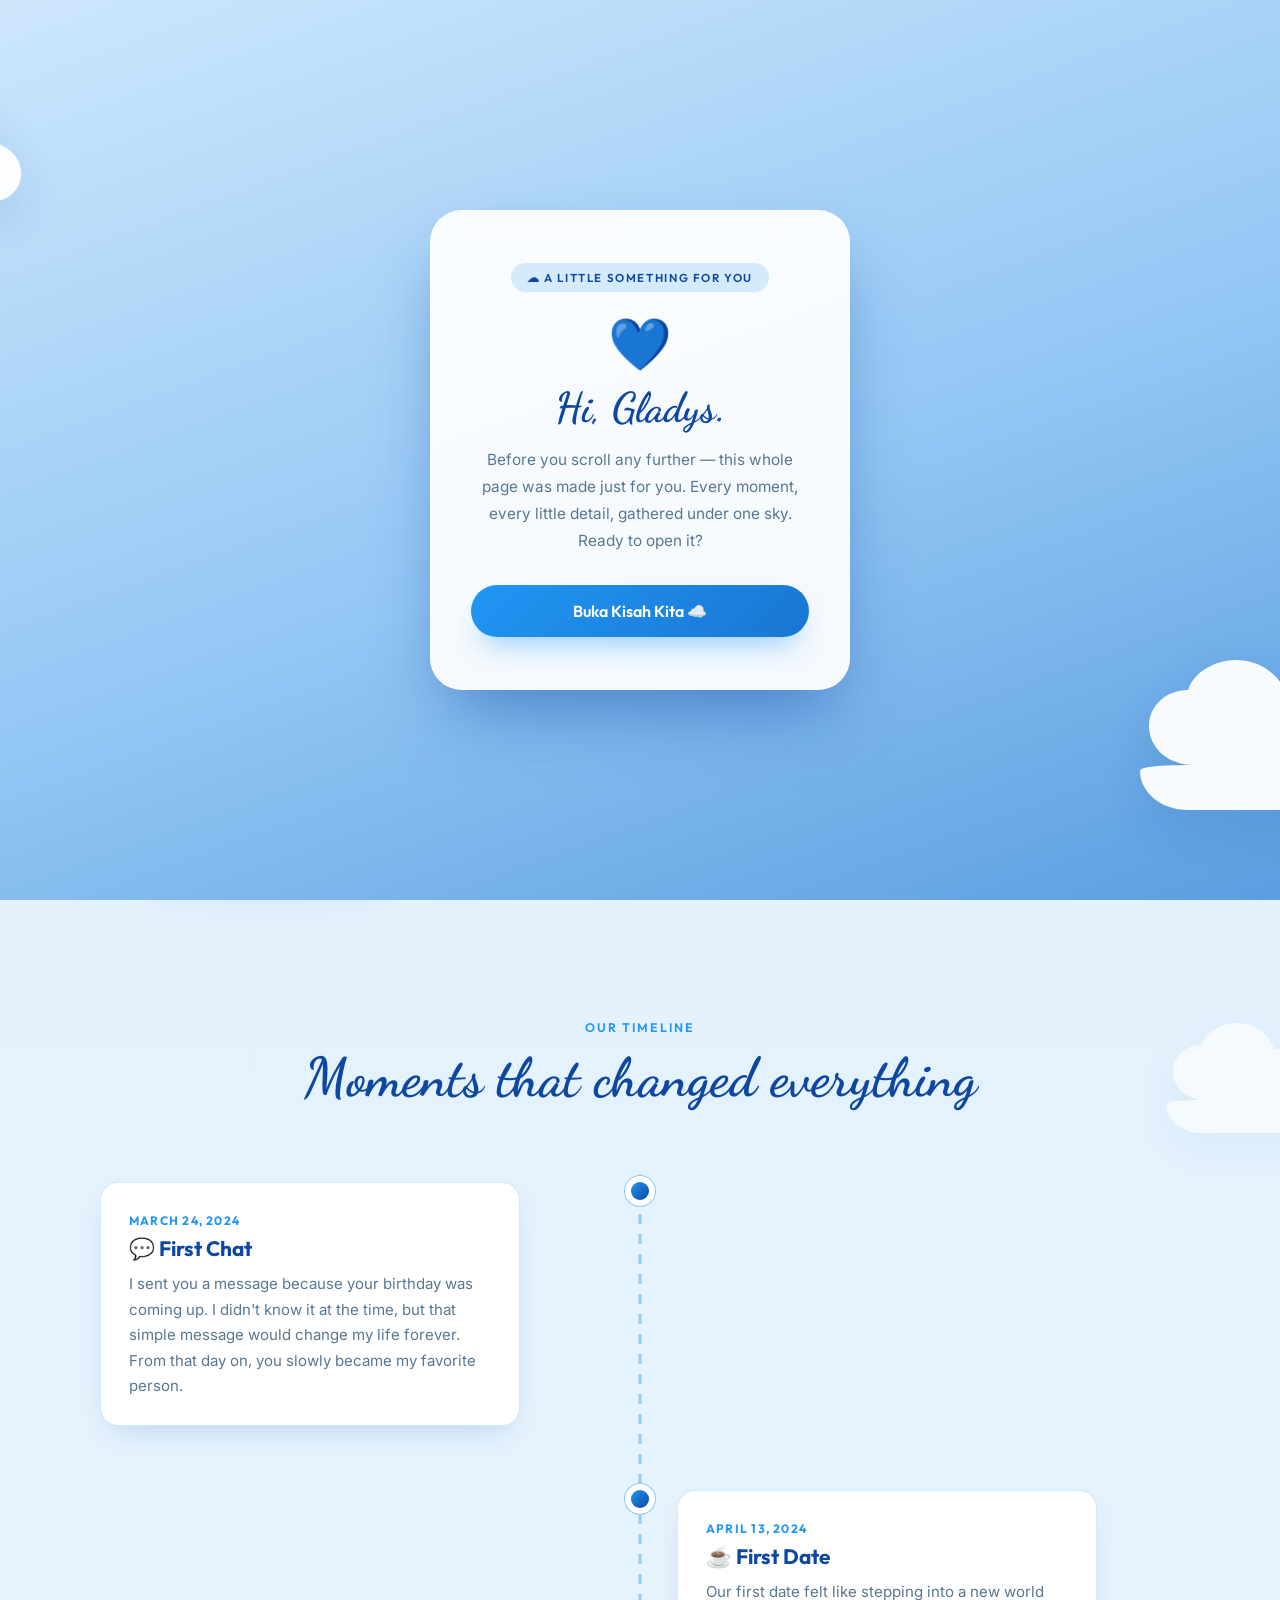
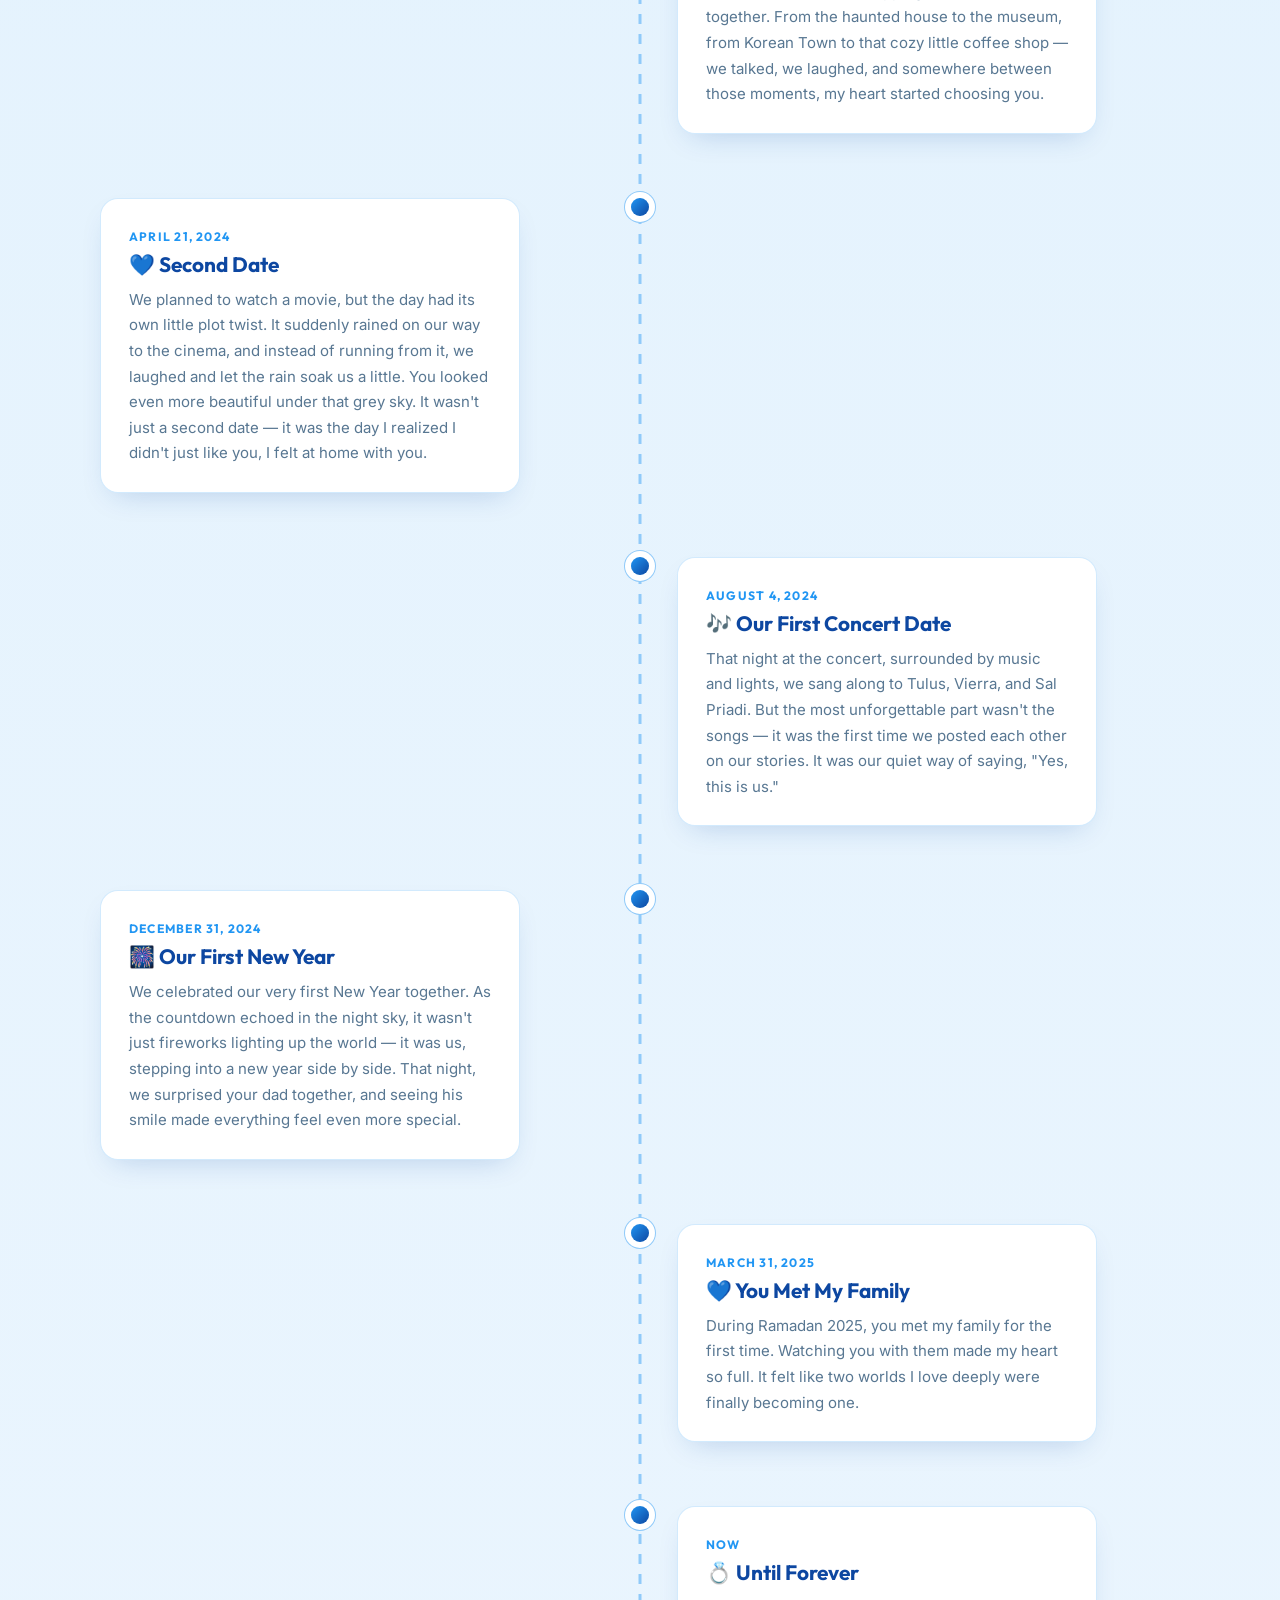
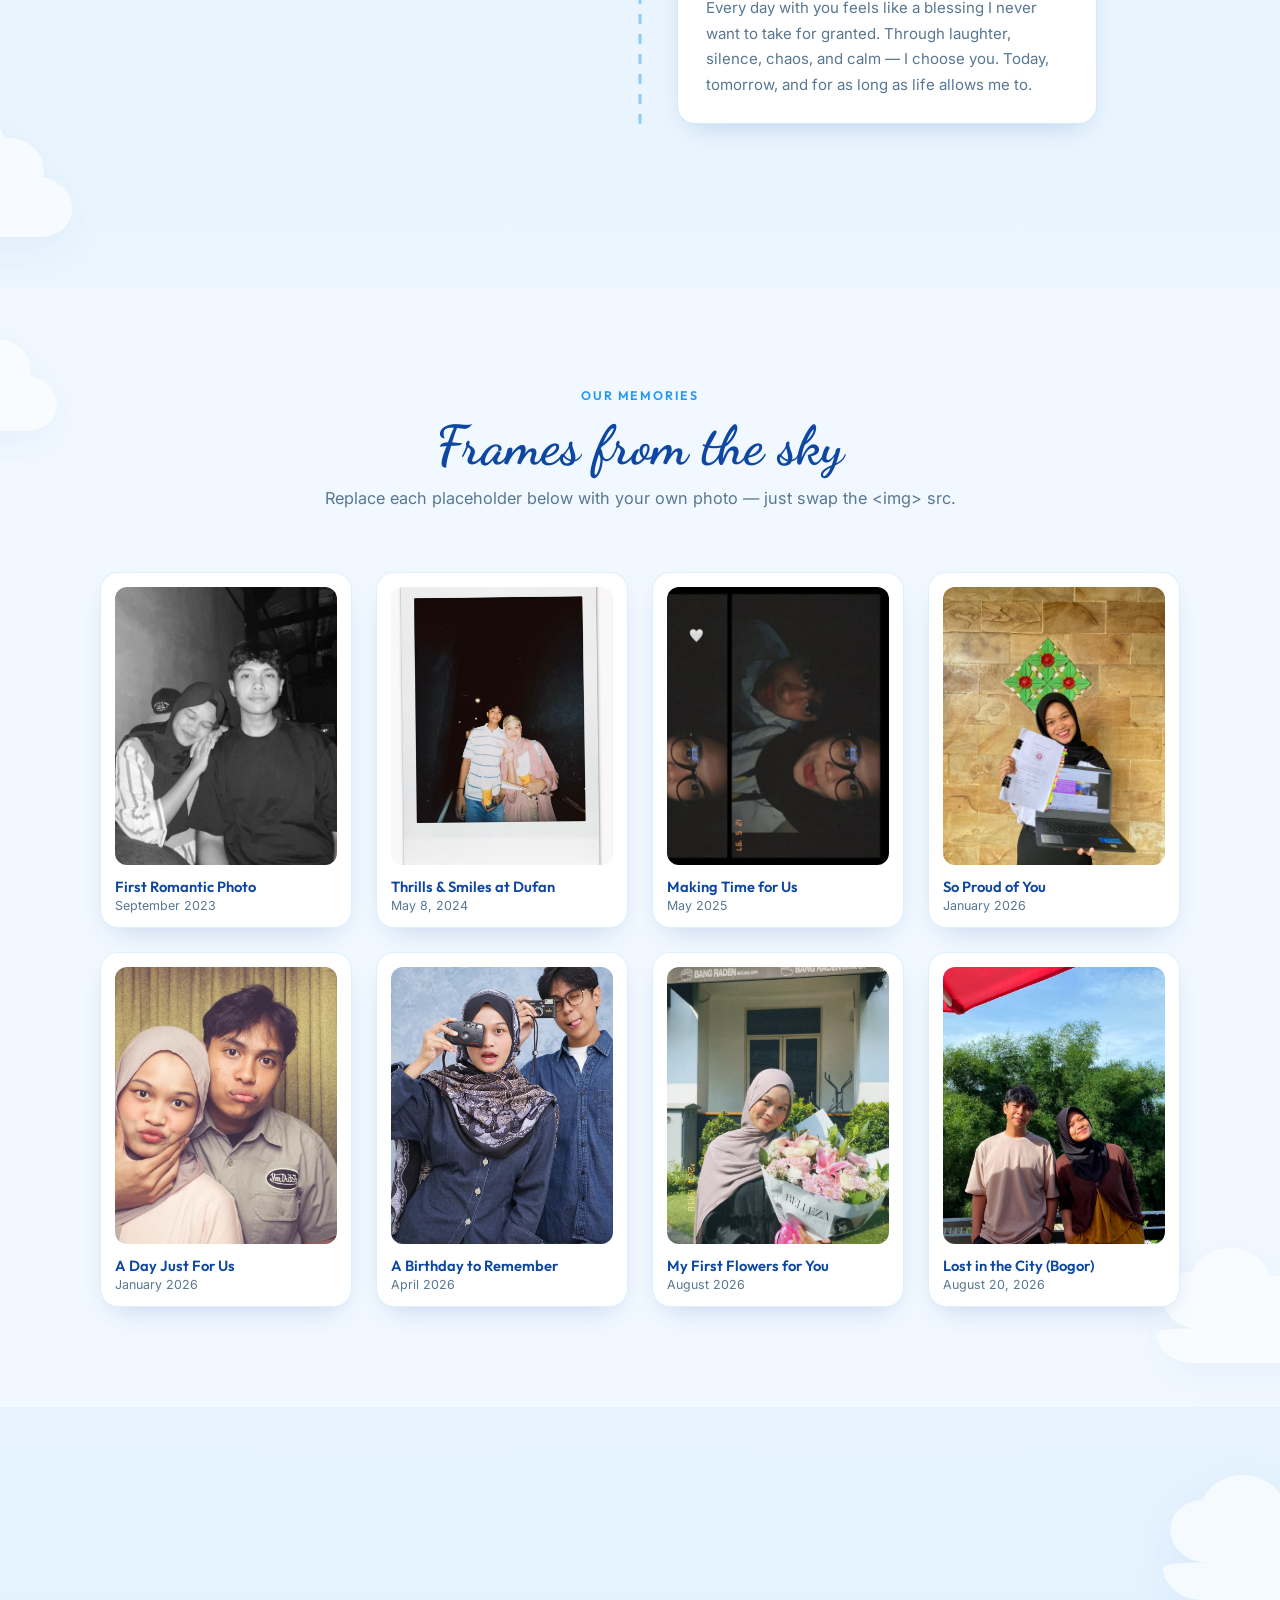
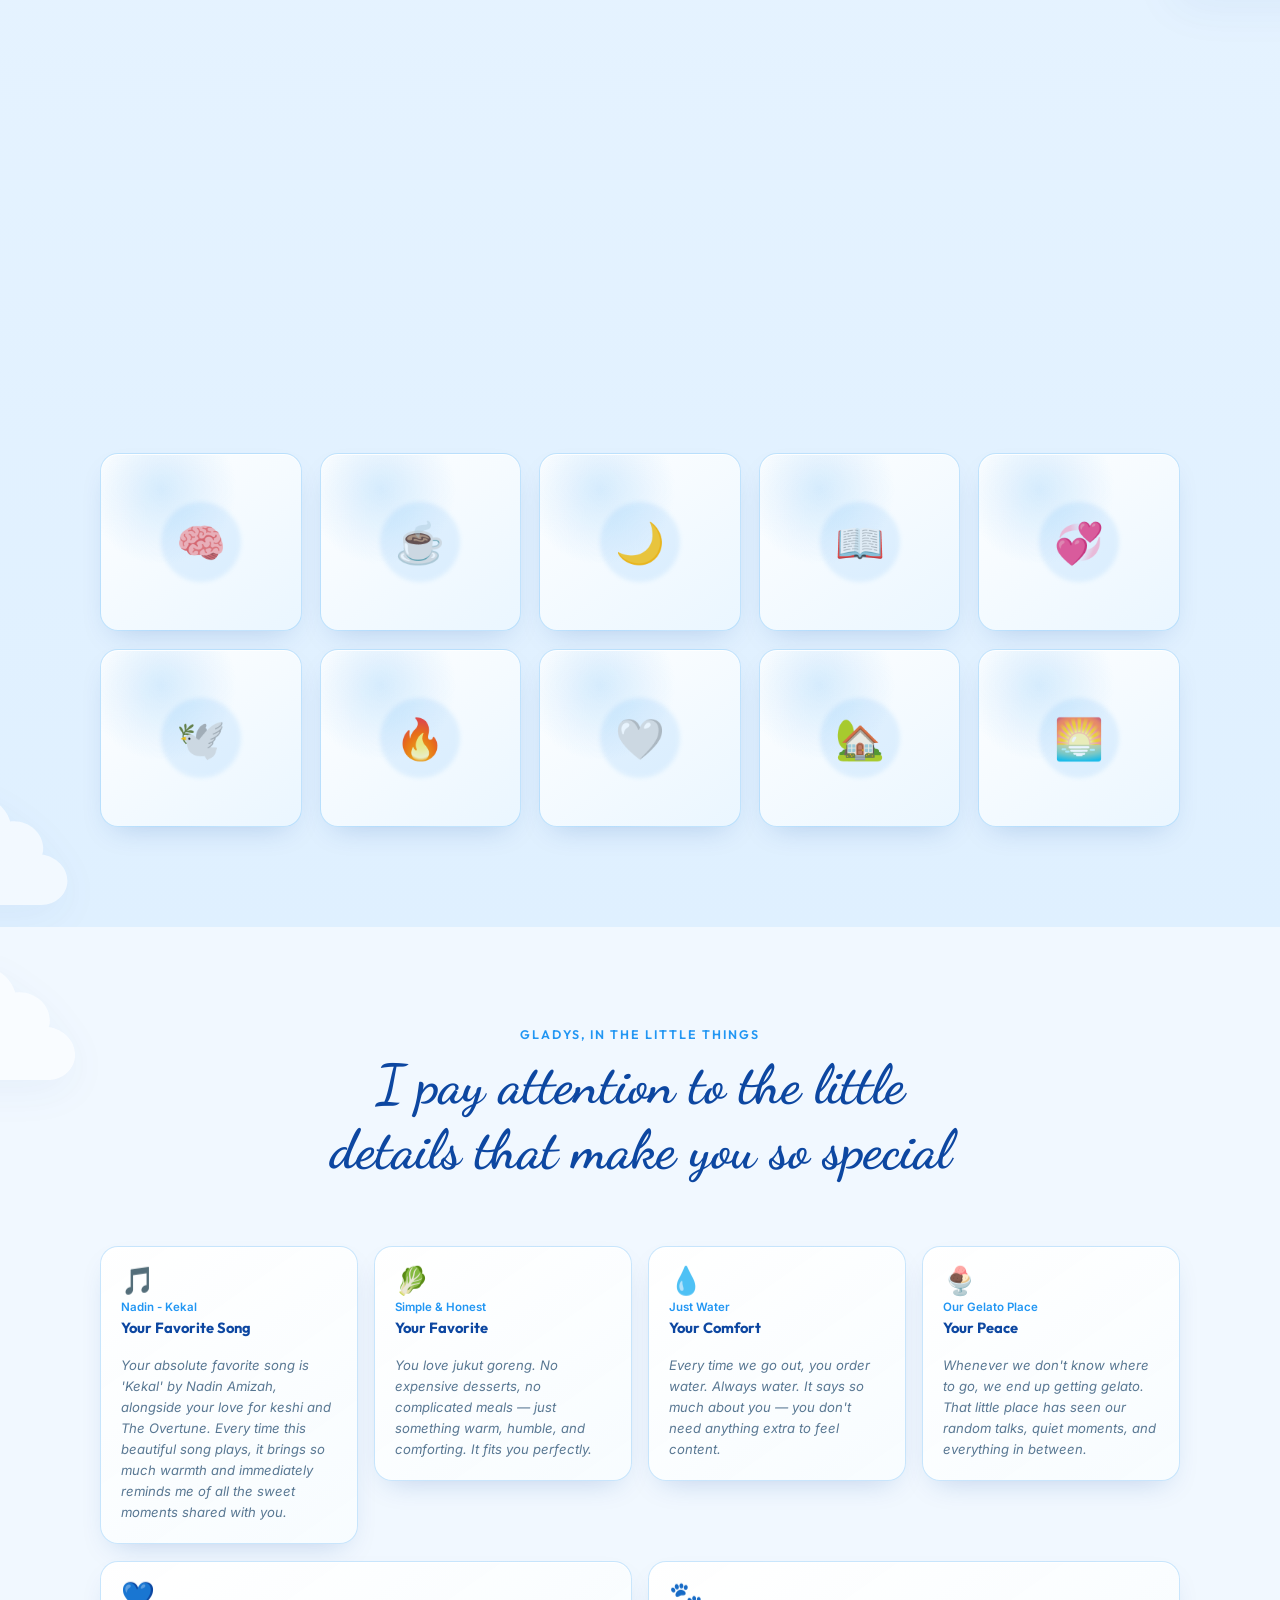
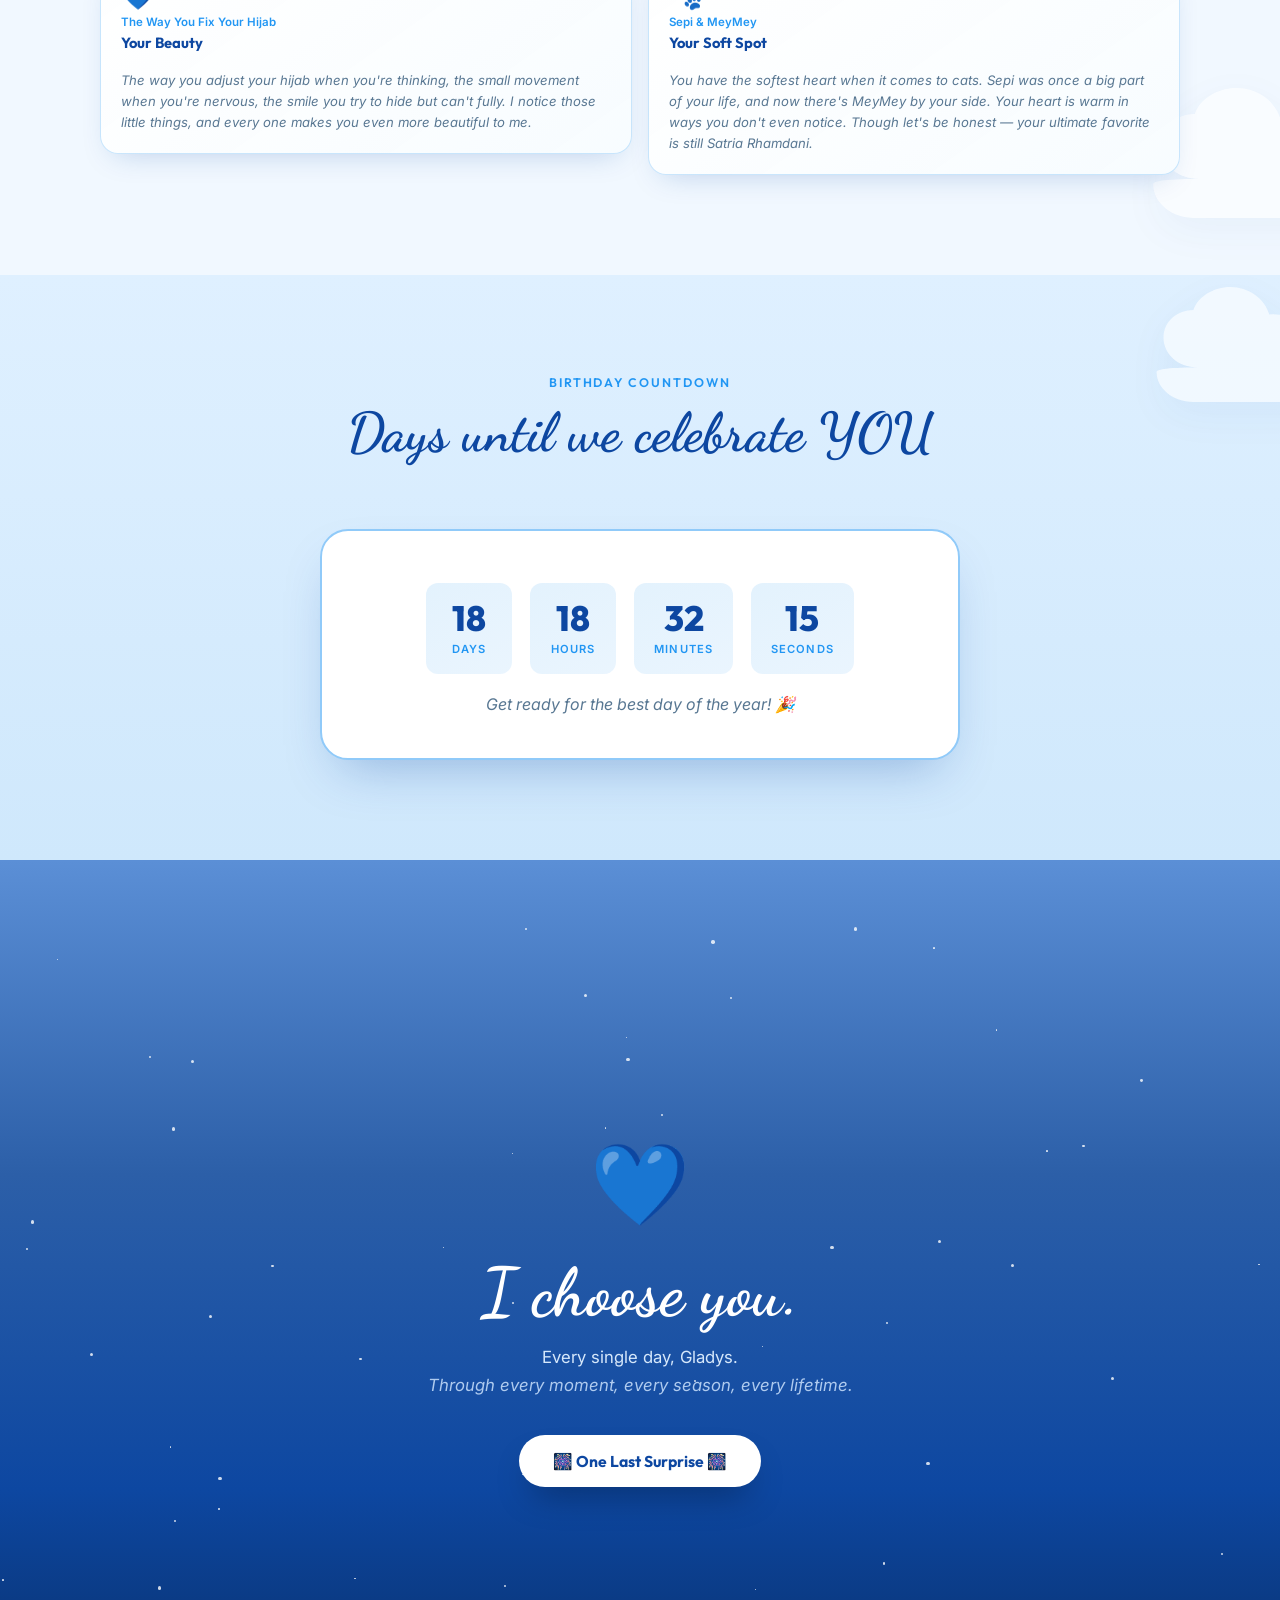
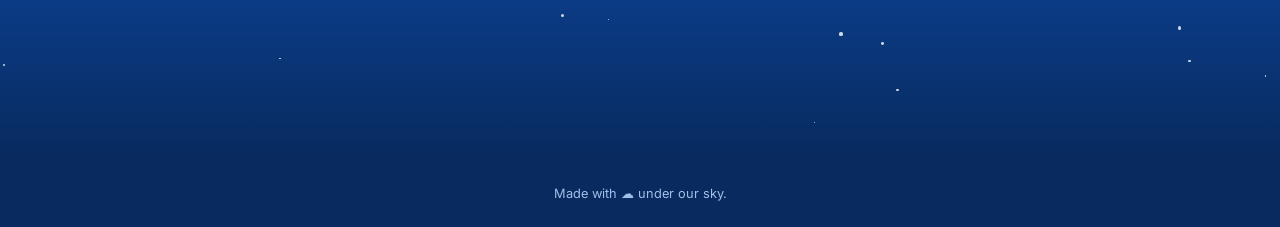
<file: preview (1).html>
<!DOCTYPE html>
<html lang="id">

<head>
  <meta charset="UTF-8">
  <meta name="viewport" content="width=device-width, initial-scale=1.0">
  <title>Emma Rosalinda Gumanti | Our Story</title>
  <link rel="preconnect" href="https://fonts.googleapis.com">
  <link rel="preconnect" href="https://fonts.gstatic.com" crossorigin>
  <link
    href="https://fonts.googleapis.com/css2?family=Dancing+Script:wght@600;700&family=Outfit:wght@400;500;600;700;800&family=Inter:wght@400;500;600&display=swap"
    rel="stylesheet">
  <style>
    :root {
      --sky-base: #E3F2FD;
      --sky-white: #FFFFFF;
      --sky-soft: #90CAF9;
      --sky-primary: #2196F3;
      --sky-deep: #0D47A1;
      --ink: #27435E;
      --ink-light: #587792;
      --radius-lg: 28px;
      --radius-md: 18px;
      --radius-sm: 12px;
      --shadow-cloud: 0 24px 52px -20px rgba(13, 71, 161, 0.34);
      --shadow-cloud-sm: 0 12px 30px -14px rgba(13, 71, 161, 0.25);
    }

    * {
      box-sizing: border-box;
      margin: 0;
      padding: 0;
    }

    html {
      scroll-behavior: smooth;
    }

    body {
      font-family: 'Inter', sans-serif;
      color: var(--ink);
      background: var(--sky-base);
      overflow-x: hidden;
    }

    body.locked {
      overflow: hidden;
      height: 100vh;
    }

    h1,
    h2,
    h3,
    .script {
      font-family: 'Dancing Script', cursive;
    }

    .label {
      font-family: 'Outfit', sans-serif;
    }

    a {
      color: inherit;
    }

    @media (prefers-reduced-motion:reduce) {
      * {
        animation-duration: 0.001ms !important;
        animation-iteration-count: 1 !important;
        transition-duration: 0.001ms !important;
      }
    }

    ::selection {
      background: var(--sky-soft);
      color: var(--sky-deep);
    }

    a:focus-visible,
    button:focus-visible {
      outline: 3px solid var(--sky-primary);
      outline-offset: 3px;
      border-radius: 8px;
    }

    .reveal {
      opacity: 0;
      transform: translateY(28px);
      transition: opacity 0.8s ease, transform 0.8s ease;
    }

    .reveal.in {
      opacity: 1;
      transform: translateY(0);
    }

    /* ---------- shared cloud decoration ---------- */
    .cloud-layer {
      position: absolute;
      inset: 0;
      overflow: hidden;
      pointer-events: none;
      z-index: 0;
    }

    .cloud {
      position: absolute;
      opacity: 0.95;
      filter: drop-shadow(0 16px 26px rgba(13, 71, 161, 0.14));
    }

    .cloud-layer--soft .cloud {
      opacity: 0.6;
      filter: drop-shadow(0 12px 22px rgba(13, 71, 161, 0.08));
    }

    @keyframes driftA {
      0% {
        transform: translateX(-5%);
      }

      50% {
        transform: translateX(4%);
      }

      100% {
        transform: translateX(-5%);
      }
    }

    @keyframes driftB {
      0% {
        transform: translateX(4%);
      }

      50% {
        transform: translateX(-5%);
      }

      100% {
        transform: translateX(4%);
      }
    }

    .cloud--a {
      animation: driftA 30s ease-in-out infinite;
    }

    .cloud--b {
      animation: driftB 38s ease-in-out infinite;
    }

    .cloud--c {
      animation: driftA 44s ease-in-out infinite reverse;
    }

    .cloud-svg {
      width: 100%;
      height: 100%;
    }

    .cloud-layer .cloud {
      will-change: transform;
    }

    .cloud-layer .cloud::after {
      content: "";
    }


    /* ---------- scroll progress bar ---------- */
    .progress-bar {
      position: fixed;
      top: 0;
      left: 0;
      height: 3px;
      width: 0%;
      background: linear-gradient(90deg, var(--sky-soft), var(--sky-primary));
      z-index: 900;
      transition: width 0.1s linear;
    }

    /* ---------- intro overlay ---------- */
    .intro-overlay {
      position: fixed;
      inset: 0;
      z-index: 1000;
      display: flex;
      align-items: center;
      justify-content: center;
      background: linear-gradient(160deg, #CDE7FC 0%, #93C7F4 55%, #5B9EE0 100%);
      padding: 24px;
      transition: opacity 0.7s ease, visibility 0.7s ease;
      overflow: hidden;
    }

    .intro-overlay.hide {
      opacity: 0;
      visibility: hidden;
      pointer-events: none;
    }

    .intro-card {
      position: relative;
      z-index: 2;
      background: rgba(255, 255, 255, 0.92);
      backdrop-filter: blur(6px);
      border-radius: 32px;
      padding: 52px 40px;
      max-width: 420px;
      width: 100%;
      text-align: center;
      box-shadow: 0 34px 70px -20px rgba(13, 71, 161, 0.55);
      border: 1px solid rgba(255, 255, 255, 0.7);
      animation: introPop 0.7s cubic-bezier(.2, .8, .3, 1.2);
    }

    @keyframes introPop {
      0% {
        transform: scale(0.85);
        opacity: 0;
      }

      100% {
        transform: scale(1);
        opacity: 1;
      }
    }

    .intro-badge {
      display: inline-block;
      font-family: 'Outfit', sans-serif;
      font-weight: 600;
      font-size: 0.72rem;
      letter-spacing: 0.14em;
      text-transform: uppercase;
      color: var(--sky-deep);
      background: rgba(144, 202, 249, 0.35);
      padding: 7px 16px;
      border-radius: 999px;
      margin-bottom: 20px;
    }

    .intro-icon {
      font-size: 3.2rem;
      margin-bottom: 8px;
      animation: bob 3s ease-in-out infinite;
    }

    .intro-title {
      font-size: 2.6rem;
      color: var(--sky-deep);
      margin-bottom: 14px;
    }

    .intro-text {
      color: var(--ink-light);
      font-size: 0.96rem;
      line-height: 1.75;
      margin-bottom: 30px;
    }

    .intro-btn {
      width: 100%;
    }

    /* ---------- music toggle ---------- */
    .music-toggle {
      position: fixed;
      bottom: 26px;
      right: 26px;
      z-index: 60;
      width: 54px;
      height: 54px;
      border-radius: 50%;
      background: linear-gradient(135deg, var(--sky-primary), var(--sky-deep));
      display: flex;
      align-items: center;
      justify-content: center;
      color: #fff;
      font-size: 1.35rem;
      cursor: pointer;
      border: none;
      box-shadow: var(--shadow-cloud);
      transition: transform 0.2s ease;
    }

    .music-toggle:hover {
      transform: scale(1.08);
    }

    .music-toggle.playing {
      animation: pulseRing 2.2s ease-in-out infinite;
    }

    @keyframes pulseRing {

      0%,
      100% {
        box-shadow: var(--shadow-cloud), 0 0 0 0 rgba(33, 150, 243, 0.5);
      }

      50% {
        box-shadow: var(--shadow-cloud), 0 0 0 12px rgba(33, 150, 243, 0);
      }
    }

    /* ================= HERO ================= */
    .hero {
      position: relative;
      min-height: 100vh;
      display: flex;
      align-items: center;
      justify-content: center;
      text-align: center;
      background: linear-gradient(180deg, #F7FCFF 0%, #E7F3FE 55%, var(--sky-base) 100%);
      overflow: hidden;
      padding: 40px 24px;
    }

    .hero-content {
      position: relative;
      z-index: 2;
      max-width: 720px;
    }

    .hero .eyebrow {
      display: inline-block;
      font-family: 'Outfit', sans-serif;
      font-weight: 600;
      font-size: 0.78rem;
      letter-spacing: 0.14em;
      text-transform: uppercase;
      color: var(--sky-deep);
      background: rgba(144, 202, 249, 0.3);
      padding: 8px 18px;
      border-radius: 999px;
      margin-bottom: 26px;
    }

    .hero h1 {
      font-size: clamp(3rem, 9vw, 5.6rem);
      font-weight: 700;
      color: var(--sky-deep);
      line-height: 1.05;
      margin-bottom: 20px;
    }

    .hero p {
      font-size: 1.2rem;
      color: var(--ink-light);
      font-weight: 400;
      letter-spacing: 0.02em;
      margin-bottom: 44px;
    }

    .btn-primary {
      border: none;
      background: linear-gradient(135deg, var(--sky-primary), #1976D2);
      color: #fff;
      font-family: 'Outfit', sans-serif;
      font-weight: 600;
      font-size: 1rem;
      padding: 16px 34px;
      border-radius: 999px;
      cursor: pointer;
      box-shadow: 0 16px 30px -12px rgba(33, 150, 243, 0.55);
      transition: transform 0.2s ease, box-shadow 0.2s ease;
    }

    .btn-primary:hover {
      transform: translateY(-3px);
      box-shadow: 0 20px 36px -12px rgba(33, 150, 243, 0.6);
    }

    .scroll-hint {
      position: absolute;
      bottom: 34px;
      left: 50%;
      transform: translateX(-50%);
      display: flex;
      flex-direction: column;
      align-items: center;
      gap: 10px;
      color: var(--sky-primary);
      font-size: 0.75rem;
      letter-spacing: 0.2em;
      text-transform: uppercase;
      font-family: 'Outfit', sans-serif;
      font-weight: 600;
      z-index: 2;
    }

    @keyframes bounceDown {

      0%,
      100% {
        transform: translateY(0);
      }

      50% {
        transform: translateY(8px);
      }
    }

    .scroll-hint svg {
      animation: bounceDown 2s ease-in-out infinite;
    }

    /* ================= SECTION SHELL ================= */
    section {
      position: relative;
      padding: 100px 24px;
      overflow: hidden;
    }

    .section-inner {
      position: relative;
      z-index: 2;
      max-width: 1080px;
      margin: 0 auto;
    }

    .section-head {
      text-align: center;
      margin-bottom: 64px;
    }

    .section-head .label {
      font-size: 0.78rem;
      font-weight: 600;
      letter-spacing: 0.16em;
      text-transform: uppercase;
      color: var(--sky-primary);
      margin-bottom: 10px;
      display: block;
    }

    .section-head h2 {
      font-size: clamp(2.4rem, 5vw, 3.4rem);
      color: var(--sky-deep);
      margin-bottom: 10px;
    }

    .little .section-head h2 {
      text-wrap: balance;
    }

    .little .section-head .label {
      animation: labelFloat 3.5s ease-in-out infinite;
    }

    @keyframes labelFloat {

      0%,
      100% {
        transform: translateY(0);
        opacity: .9;
      }

      50% {
        transform: translateY(-3px);
        opacity: 1;
      }
    }

    .section-head p {
      color: var(--ink-light);
      font-size: 1.02rem;
    }

    /* ================= TIMELINE ================= */
    .timeline {
      background: linear-gradient(180deg, var(--sky-base) 0%, #EAF5FE 100%);
    }

    .timeline-track {
      position: relative;
      padding-top: 8px;
    }

    .timeline-line {
      position: absolute;
      left: 50%;
      top: 0;
      bottom: 0;
      width: 3px;
      background: repeating-linear-gradient(180deg, var(--sky-soft) 0px, var(--sky-soft) 10px, transparent 10px, transparent 20px);
      transform: translateX(-50%);
      border-radius: 3px;
    }

    .timeline-line-fill {
      position: absolute;
      left: 50%;
      top: 0;
      width: 3px;
      height: 100%;
      background: linear-gradient(180deg, var(--sky-primary), var(--sky-deep));
      transform: translateX(-50%) scaleY(0);
      transform-origin: top;
      border-radius: 3px;
      transition: transform 0.15s linear;
      box-shadow: 0 0 14px rgba(33, 150, 243, 0.55);
    }

    .t-travel-cloud {
      position: absolute;
      left: 50%;
      font-size: 1.6rem;
      z-index: 3;
      transform: translate(-50%, -50%);
      animation: travelDown 16s linear infinite;
      filter: drop-shadow(0 4px 8px rgba(13, 71, 161, 0.3));
    }

    @keyframes travelDown {
      0% {
        top: 0%;
        opacity: 0;
      }

      5% {
        opacity: 1;
      }

      95% {
        opacity: 1;
      }

      100% {
        top: 100%;
        opacity: 0;
      }
    }

    @media (max-width:780px) {

      .timeline-line,
      .timeline-line-fill {
        left: 20px;
      }

      .t-travel-cloud {
        left: 20px;
      }
    }

    .t-item {
      display: grid;
      grid-template-columns: minmax(0, 1fr) 18px minmax(0, 1fr);
      align-items: start;
      column-gap: 28px;
      margin-bottom: 64px;
      position: relative;
    }

    .t-spacer {
      min-width: 0;
    }

    .t-card {
      width: 100%;
      max-width: 420px;
      background: var(--sky-white);
      border: 1px solid rgba(144, 202, 249, 0.4);
      border-radius: var(--radius-md);
      padding: 26px 28px;
      box-shadow: var(--shadow-cloud-sm);
    }

    .t-card.align-right {
      text-align: right;
    }

    .t-card.align-left {
      text-align: left;
    }

    .t-node {
      flex-shrink: 0;
      width: 18px;
      display: flex;
      justify-content: center;
      padding-top: 30px;
      position: relative;
      z-index: 2;
    }

    .t-dot {
      width: 18px;
      height: 18px;
      border-radius: 50%;
      background: linear-gradient(135deg, var(--sky-primary), var(--sky-deep));
      box-shadow: 0 0 0 6px #fff, 0 0 0 7px var(--sky-soft);
      transform: scale(0);
      transition: transform 0.5s cubic-bezier(.34, 1.56, .64, 1) 0.1s;
    }

    .t-item.in .t-dot {
      transform: scale(1);
    }

    .t-date {
      font-family: 'Outfit', sans-serif;
      font-size: 0.76rem;
      font-weight: 700;
      letter-spacing: 0.1em;
      text-transform: uppercase;
      color: var(--sky-primary);
    }

    .t-title {
      font-family: 'Outfit', sans-serif;
      font-size: 1.3rem;
      font-weight: 700;
      color: var(--sky-deep);
      margin: 6px 0 10px;
    }

    .t-desc {
      color: var(--ink-light);
      font-size: 0.94rem;
      line-height: 1.7;
    }

    @media (max-width:780px) {

      .timeline-line,
      .timeline-line-fill {
        left: 20px;
      }

      .t-item {
        display: block;
        padding-left: 44px;
        margin-bottom: 42px;
      }

      .t-item .t-dot {
        position: absolute;
        left: 20px;
        top: 30px;
        transform: translateX(-50%) scale(0);
        margin: 0;
      }

      .t-item.in .t-dot {
        transform: translateX(-50%) scale(1);
      }

      .t-item .t-spacer {
        display: none;
      }

      .t-card {
        max-width: 100%;
        text-align: left !important;
      }
    }

    /* ================= GALLERY ================= */
    .gallery {
      background: #F1F8FF;
    }

    .gallery-grid {
      display: grid;
      grid-template-columns: repeat(auto-fill, minmax(230px, 1fr));
      gap: 24px;
    }

    .g-card {
      background: var(--sky-white);
      border-radius: var(--radius-md);
      padding: 14px;
      box-shadow: var(--shadow-cloud-sm);
      border: 1px solid rgba(144, 202, 249, 0.3);
      transition: transform 0.25s ease, box-shadow 0.25s ease;
    }

    .g-card:hover {
      transform: translateY(-6px) rotate(-0.4deg);
      box-shadow: var(--shadow-cloud);
    }

    .g-photo {
      aspect-ratio: 4/5;
      border-radius: var(--radius-sm);
      background: linear-gradient(160deg, var(--sky-base), #D3E9FC);
      margin-bottom: 12px;
      display: flex;
      align-items: center;
      justify-content: center;
      flex-direction: column;
      gap: 8px;
      color: var(--sky-primary);
      overflow: hidden;
      position: relative;
    }

    .g-photo img {
      width: 100%;
      height: 100%;
      object-fit: cover;
      display: block;
    }

    .g-photo .ph-icon {
      opacity: 0.55;
    }

    .g-caption-title {
      font-family: 'Outfit', sans-serif;
      font-weight: 600;
      font-size: 0.92rem;
      color: var(--sky-deep);
    }

    .g-caption-date {
      font-size: 0.78rem;
      color: var(--ink-light);
      margin-top: 2px;
    }

    /* ================= REASONS (flip cards) ================= */
    .reasons {
      background: linear-gradient(180deg, #E6F3FF 0%, #DFF0FF 100%);
    }

    .reasons-grid {
      display: grid;
      grid-template-columns: repeat(5, minmax(0, 1fr));
      gap: 18px;
    }

    .flip-outer {
      height: 178px;
      perspective: 1200px;
      cursor: pointer;
      border-radius: var(--radius-md);
      animation: reasonFloat 5s ease-in-out infinite;
    }

    .flip-outer:nth-child(2n) {
      animation-delay: .45s;
    }

    .flip-outer:nth-child(3n) {
      animation-delay: .9s;
    }

    @keyframes reasonFloat {

      0%,
      100% {
        transform: translateY(0);
      }

      50% {
        transform: translateY(-4px);
      }
    }

    .flip-inner {
      position: relative;
      width: 100%;
      height: 100%;
      transition: transform 0.7s cubic-bezier(.2, .75, .2, 1);
      transform-style: preserve-3d;
    }

    .flip-outer:hover .flip-inner {
      transform: translateY(-4px);
    }

    .flip-outer.flipped .flip-inner {
      transform: rotateY(180deg);
    }

    .flip-face {
      position: absolute;
      inset: 0;
      backface-visibility: hidden;
      border-radius: var(--radius-md);
      display: flex;
      align-items: center;
      justify-content: center;
      padding: 20px;
      text-align: center;
      overflow: hidden;
    }

    .flip-front {
      background:
        radial-gradient(circle at 30% 20%, rgba(144, 202, 249, 0.35), transparent 38%),
        linear-gradient(145deg, #FFFFFF 0%, #EAF6FF 100%);
      border: 1px solid rgba(33, 150, 243, 0.25);
      box-shadow: var(--shadow-cloud-sm), inset 0 1px 0 rgba(255, 255, 255, .95);
      font-size: 2.5rem;
      transition: box-shadow .35s ease, border-color .35s ease;
    }

    .flip-front::after {
      content: "";
      position: absolute;
      width: 80px;
      height: 80px;
      border-radius: 50%;
      background: rgba(33, 150, 243, .10);
      filter: blur(2px);
      animation: cloudGlow 3.2s ease-in-out infinite;
    }

    @keyframes cloudGlow {

      0%,
      100% {
        transform: scale(.8);
        opacity: .45;
      }

      50% {
        transform: scale(1.2);
        opacity: .9;
      }
    }

    .flip-outer:hover .flip-front {
      border-color: rgba(33, 150, 243, .55);
      box-shadow: 0 18px 34px -18px rgba(13, 71, 161, .38), inset 0 1px 0 #fff;
    }

    .flip-back {
      background:
        radial-gradient(circle at 18% 15%, rgba(144, 202, 249, .32), transparent 30%),
        linear-gradient(135deg, #2196F3 0%, #1565C0 55%, #0D47A1 100%);
      color: #fff;
      transform: rotateY(180deg);
      font-family: 'Outfit', sans-serif;
      font-weight: 600;
      font-size: 0.88rem;
      line-height: 1.55;
      box-shadow: var(--shadow-cloud);
      border: 1px solid rgba(255, 255, 255, .22);
    }

    .flip-back::before {
      content: "☁";
      position: absolute;
      top: 8px;
      right: 12px;
      font-size: 2rem;
      opacity: .14;
      transform: rotate(-8deg);
    }

    @media (max-width:900px) {
      .reasons-grid {
        grid-template-columns: repeat(4, minmax(0, 1fr));
      }
    }

    @media (max-width:700px) {
      .reasons-grid {
        grid-template-columns: repeat(2, minmax(0, 1fr));
        gap: 16px;
      }

      .flip-outer {
        height: 170px;
      }
    }

    @media (max-width:420px) {
      .reasons-grid {
        grid-template-columns: 1fr;
      }

      .flip-outer {
        height: 150px;
      }
    }

    /* ================= LITTLE THINGS (bento) ================= */
    .little {
      background: #F1F8FF;
    }

    .bento {
      display: grid;
      grid-template-columns: repeat(4, minmax(0, 1fr));
      gap: 16px;
      align-items: start;
    }

    .bento-card {
      position: relative;
      isolation: isolate;
      background: linear-gradient(145deg, rgba(255, 255, 255, 0.98), rgba(247, 252, 255, 0.96));
      border: 1px solid rgba(144, 202, 249, 0.48);
      border-radius: var(--radius-md);
      padding: 20px;
      box-shadow: var(--shadow-cloud-sm), inset 0 1px 0 rgba(255, 255, 255, 0.95);
      display: flex;
      flex-direction: column;
      justify-content: flex-start;
      min-width: 0;
      min-height: 0;
      height: auto;
      align-self: start;
      overflow: hidden;
      transform: translateY(0);
      transition:
        transform 0.45s cubic-bezier(.2, .8, .2, 1),
        box-shadow 0.45s ease,
        border-color 0.35s ease,
        background 0.45s ease;
    }

    /* Soft animated glow inside every card */
    .bento-card::before {
      content: "";
      position: absolute;
      inset: -45%;
      z-index: -1;
      background: radial-gradient(circle, rgba(144, 202, 249, 0.24) 0%, rgba(144, 202, 249, 0) 58%);
      transform: translate3d(-28%, 18%, 0);
      opacity: 0;
      transition: opacity 0.5s ease, transform 0.8s ease;
      pointer-events: none;
    }

    /* Moving glass highlight */
    .bento-card::after {
      content: "";
      position: absolute;
      top: -120%;
      left: -45%;
      width: 35%;
      height: 340%;
      background: linear-gradient(90deg,
          transparent,
          rgba(255, 255, 255, 0.62),
          transparent);
      transform: rotate(20deg);
      opacity: 0;
      pointer-events: none;
    }

    .bento-card:hover {
      transform: translateY(-8px);
      border-color: rgba(33, 150, 243, 0.42);
      box-shadow: 0 22px 44px -22px rgba(13, 71, 161, 0.34), inset 0 1px 0 rgba(255, 255, 255, 1);
      background: linear-gradient(145deg, #ffffff, #F0F8FF);
    }

    .bento-card:hover::before {
      opacity: 1;
      transform: translate3d(8%, 0, 0);
    }

    .bento-card:hover::after {
      opacity: 1;
      animation: cardShine 1s ease forwards;
    }

    @keyframes cardShine {
      0% {
        left: -45%;
      }

      100% {
        left: 135%;
      }
    }

    .bento-card.in {
      animation: bentoFloatIn 0.75s cubic-bezier(.2, .8, .2, 1) both;
    }

    .bento-card:nth-child(1) {
      animation-delay: 0.04s;
    }

    .bento-card:nth-child(2) {
      animation-delay: 0.12s;
    }

    .bento-card:nth-child(3) {
      animation-delay: 0.20s;
    }

    .bento-card:nth-child(4) {
      animation-delay: 0.28s;
    }

    .bento-card:nth-child(5) {
      animation-delay: 0.36s;
    }

    .bento-card:nth-child(6) {
      animation-delay: 0.44s;
    }

    @keyframes bentoFloatIn {
      0% {
        opacity: 0;
        transform: translateY(30px) scale(0.97);
      }

      65% {
        opacity: 1;
        transform: translateY(-5px) scale(1.005);
      }

      100% {
        opacity: 1;
        transform: translateY(0) scale(1);
      }
    }

    .bento-card.wide {
      grid-column: span 2;
      grid-row: auto;
      min-height: 0;
    }

    .bento-card>div:first-child {
      flex: 0 0 auto;
    }

    .bento-icon {
      display: inline-flex;
      font-size: 1.7rem;
      line-height: 1;
      transform-origin: center;
      animation: iconBreathe 3.8s ease-in-out infinite;
    }

    .bento-card:nth-child(2) .bento-icon {
      animation-delay: .35s;
    }

    .bento-card:nth-child(3) .bento-icon {
      animation-delay: .7s;
    }

    .bento-card:nth-child(4) .bento-icon {
      animation-delay: 1.05s;
    }

    .bento-card:nth-child(5) .bento-icon {
      animation-delay: 1.4s;
    }

    .bento-card:nth-child(6) .bento-icon {
      animation-delay: 1.75s;
    }

    @keyframes iconBreathe {

      0%,
      100% {
        transform: translateY(0) rotate(0deg) scale(1);
      }

      50% {
        transform: translateY(-4px) rotate(-3deg) scale(1.06);
      }
    }

    .bento-tag {
      font-size: 0.72rem;
      color: var(--sky-primary);
      font-weight: 600;
      margin: 6px 0 2px;
    }

    .bento-title {
      position: relative;
      display: inline-block;
      font-family: 'Outfit', sans-serif;
      font-weight: 700;
      font-size: 0.92rem;
      color: var(--sky-deep);
      margin-top: 2px;
    }

    .bento-title::after {
      content: "";
      position: absolute;
      left: 0;
      bottom: -5px;
      width: 0;
      height: 2px;
      border-radius: 99px;
      background: linear-gradient(90deg, var(--sky-soft), var(--sky-primary));
      transition: width 0.4s ease;
    }

    .bento-card:hover .bento-title::after {
      width: 100%;
    }

    .bento-text {
      font-size: 0.82rem;
      color: var(--ink-light);
      line-height: 1.6;
      margin-top: 18px;
      font-style: italic;
      overflow-wrap: anywhere;
      word-break: normal;
      hyphens: auto;
      min-width: 0;
      flex: 0 0 auto;
    }

    .bento-card.wide .bento-text {
      max-width: 100%;
    }

    @media (max-width:820px) {
      .bento {
        grid-template-columns: repeat(2, minmax(0, 1fr));
        gap: 16px;
      }

      .bento-card,
      .bento-card.wide {
        grid-column: span 1;
      }
    }

    @media (max-width:560px) {
      .bento {
        grid-template-columns: 1fr;
        gap: 16px;
      }

      .bento-card,
      .bento-card.wide {
        grid-column: span 1;
        padding: 18px;
      }

      .bento-text {
        font-size: 0.84rem;
        line-height: 1.65;
      }
    }


    .little-particles {
      position: absolute;
      inset: 0;
      overflow: hidden;
      pointer-events: none;
      z-index: 1;
    }

    .little-particle {
      position: absolute;
      width: 5px;
      height: 5px;
      border-radius: 50%;
      background: rgba(33, 150, 243, 0.28);
      box-shadow: 0 0 12px rgba(33, 150, 243, 0.18);
      animation: particleDrift linear infinite;
    }

    @keyframes particleDrift {
      0% {
        transform: translate3d(0, 35px, 0) scale(.5);
        opacity: 0;
      }

      15% {
        opacity: .65;
      }

      50% {
        transform: translate3d(24px, -35px, 0) scale(1);
        opacity: .4;
      }

      85% {
        opacity: .65;
      }

      100% {
        transform: translate3d(-12px, -105px, 0) scale(.35);
        opacity: 0;
      }
    }

    /* ================= COUNTDOWN ================= */
    .countdown {
      background: linear-gradient(180deg, #DFF0FF 0%, #CFE8FC 100%);
      text-align: center;
    }

    .cd-card {
      max-width: 640px;
      margin: 0 auto;
      background: var(--sky-white);
      border: 2px solid var(--sky-soft);
      border-radius: var(--radius-lg);
      padding: 44px 32px;
      box-shadow: var(--shadow-cloud);
    }

    .cd-grid {
      display: flex;
      justify-content: center;
      gap: 18px;
      flex-wrap: wrap;
      margin-top: 8px;
    }

    .cd-unit {
      background: linear-gradient(150deg, var(--sky-base), #EAF5FE);
      border-radius: var(--radius-sm);
      padding: 18px 20px;
      min-width: 86px;
    }

    .cd-num {
      font-family: 'Outfit', sans-serif;
      font-weight: 800;
      font-size: 2.2rem;
      color: var(--sky-deep);
      line-height: 1;
    }

    .cd-unit-label {
      font-size: 0.7rem;
      letter-spacing: 0.1em;
      text-transform: uppercase;
      color: var(--sky-primary);
      font-weight: 600;
      margin-top: 6px;
    }

    /* ================= FINALE (dusk sky) ================= */
    .finale {
      min-height: 100vh;
      display: flex;
      align-items: center;
      justify-content: center;
      text-align: center;
      background: linear-gradient(180deg, #5B8FD6 0%, #2C5FA8 35%, var(--sky-deep) 70%, #082A5E 100%);
      color: #fff;
      padding: 60px 24px;
    }

    .stars {
      position: absolute;
      inset: 0;
      overflow: hidden;
      z-index: 0;
    }

    .star {
      position: absolute;
      background: #fff;
      border-radius: 50%;
      opacity: 0.8;
    }

    @keyframes twinkle {

      0%,
      100% {
        opacity: 0.25;
      }

      50% {
        opacity: 0.9;
      }
    }

    .finale-content {
      position: relative;
      z-index: 2;
      max-width: 640px;
    }

    .finale-heart {
      font-size: 5rem;
      margin-bottom: 20px;
      animation: bob 3.4s ease-in-out infinite;
    }

    @keyframes bob {

      0%,
      100% {
        transform: translateY(0);
      }

      50% {
        transform: translateY(-12px);
      }
    }

    .finale h2 {
      font-size: clamp(2.6rem, 7vw, 4.2rem);
      margin-bottom: 14px;
      color: #fff;
    }

    .finale p {
      font-size: 1.05rem;
      color: #D6E8FB;
      margin-bottom: 8px;
    }

    .finale .sub {
      font-style: italic;
      color: #AFCBEF;
      margin-bottom: 40px;
    }

    .btn-light {
      border: none;
      background: #fff;
      color: var(--sky-deep);
      font-family: 'Outfit', sans-serif;
      font-weight: 700;
      font-size: 0.98rem;
      padding: 16px 34px;
      border-radius: 999px;
      cursor: pointer;
      box-shadow: 0 18px 34px -12px rgba(0, 0, 0, 0.35);
      transition: transform 0.2s ease;
    }

    .btn-light:hover {
      transform: translateY(-3px) scale(1.03);
    }

    /* ---------- shared card polish (visual only, layout unchanged) ---------- */
    .t-card,
    .g-card,
    .bento-card,
    .flip-front,
    .cd-card {
      box-shadow: var(--shadow-cloud-sm), inset 0 1px 0 rgba(255, 255, 255, 0.9);
    }

    .t-card:hover,
    .flip-front:hover {
      box-shadow: var(--shadow-cloud), inset 0 1px 0 rgba(255, 255, 255, 0.9);
    }

    .cd-card {
      box-shadow: var(--shadow-cloud), inset 0 1px 0 rgba(255, 255, 255, 0.9);
    }

    section.hero,
    section.finale {
      box-shadow: none;
    }

    footer {
      text-align: center;
      padding: 26px;
      font-size: 0.8rem;
      color: var(--ink-light);
      background: #082A5E;
      color: #9FC0E8;
    }

    /* burst hearts */
    .burst-heart {
      position: fixed;
      z-index: 200;
      pointer-events: none;
      font-size: 1.6rem;
      animation: burstUp 1.8s ease-out forwards;
    }

    @keyframes burstUp {
      0% {
        transform: translateY(0) scale(0.6);
        opacity: 1;
      }

      100% {
        transform: translateY(-220px) scale(1.1);
        opacity: 0;
      }
    }
  </style>
</head>

<body class="locked">\n <noscript>
    <div style="padding:16px;text-align:center;background:#0D47A1;color:#fff;font-family:Arial,sans-serif;">Aktifkan
      JavaScript untuk melihat seluruh animasi dan interaksi halaman ini.</div>
  </noscript>

  <!-- ================= PROGRESS BAR ================= -->
  <div class="progress-bar" id="progressBar"></div>

  <!-- ================= INTRO OVERLAY ================= -->
  <div class="intro-overlay" id="introOverlay">
    <div class="cloud-layer" aria-hidden="true">
      <svg class="cloud cloud--a" style="top:8%; left:-14%; width:260px;" viewBox="0 0 200 100">
        <path
          d="M40 70C22 70 10 58 10 44C10 30 22 20 36 20C40 8 54 0 68 0C84 0 98 10 102 24C118 22 132 34 132 48C132 50 132 52 131 54C144 56 154 66 154 78C154 90 144 100 130 100H36C18 100 4 88 4 74C4 72 10 70 40 70Z"
          fill="#FFFFFF" />
      </svg>
      <svg class="cloud cloud--b" style="bottom:10%; right:-12%; width:300px;" viewBox="0 0 200 100">
        <path
          d="M40 70C22 70 10 58 10 44C10 30 22 20 36 20C40 8 54 0 68 0C84 0 98 10 102 24C118 22 132 34 132 48C132 50 132 52 131 54C144 56 154 66 154 78C154 90 144 100 130 100H36C18 100 4 88 4 74C4 72 10 70 40 70Z"
          fill="#FFFFFF" />
      </svg>
    </div>
    <div class="intro-card">
      <span class="intro-badge">☁ A little something for you</span>
      <div class="intro-icon">💙</div>
      <h2 class="intro-title">Hi, Gladys.</h2>
      <p class="intro-text">Before you scroll any further — this whole page was made just for you. Every moment, every
        little detail, gathered under one sky. Ready to open it?</p>
      <button class="btn-primary intro-btn" id="enterBtn" type="button">Buka Kisah Kita ☁️</button>
    </div>
  </div>

  <!-- ================= MUSIC ================= -->
  <audio id="bgAudio" loop preload="none">
    <!-- Ganti src di bawah dengan file lagu kamu sendiri, taruh filenya di folder audio/ -->
    <source src="audio/our-song.mp3" type="audio/mpeg">
  </audio>
  <button class="music-toggle" id="musicToggle" aria-label="Play or pause background music" type="button">
    <span id="musicIcon">🎵</span>
  </button>

  <!-- ================= HERO ================= -->
  <section class="hero">
    <div class="cloud-layer" aria-hidden="true">
      <svg class="cloud cloud--a" style="top:9%; left:-12%; width:300px;" viewBox="0 0 200 100">
        <path
          d="M40 70C22 70 10 58 10 44C10 30 22 20 36 20C40 8 54 0 68 0C84 0 98 10 102 24C118 22 132 34 132 48C132 50 132 52 131 54C144 56 154 66 154 78C154 90 144 100 130 100H36C18 100 4 88 4 74C4 72 10 70 40 70Z"
          fill="#FFFFFF" />
      </svg>
      <svg class="cloud cloud--b" style="top:18%; right:-10%; width:270px;" viewBox="0 0 200 100">
        <path
          d="M40 70C22 70 10 58 10 44C10 30 22 20 36 20C40 8 54 0 68 0C84 0 98 10 102 24C118 22 132 34 132 48C132 50 132 52 131 54C144 56 154 66 154 78C154 90 144 100 130 100H36C18 100 4 88 4 74C4 72 10 70 40 70Z"
          fill="#FFFFFF" />
      </svg>
      <svg class="cloud cloud--c" style="top:42%; left:62%; width:170px; opacity:0.85;" viewBox="0 0 200 100">
        <path
          d="M40 70C22 70 10 58 10 44C10 30 22 20 36 20C40 8 54 0 68 0C84 0 98 10 102 24C118 22 132 34 132 48C132 50 132 52 131 54C144 56 154 66 154 78C154 90 144 100 130 100H36C18 100 4 88 4 74C4 72 10 70 40 70Z"
          fill="#FFFFFF" />
      </svg>
      <svg class="cloud cloud--b" style="bottom:6%; left:10%; width:340px;" viewBox="0 0 200 100">
        <path
          d="M40 70C22 70 10 58 10 44C10 30 22 20 36 20C40 8 54 0 68 0C84 0 98 10 102 24C118 22 132 34 132 48C132 50 132 52 131 54C144 56 154 66 154 78C154 90 144 100 130 100H36C18 100 4 88 4 74C4 72 10 70 40 70Z"
          fill="#FFFFFF" />
      </svg>
      <svg class="cloud cloud--a" style="bottom:18%; right:4%; width:210px; opacity:0.85;" viewBox="0 0 200 100">
        <path
          d="M40 70C22 70 10 58 10 44C10 30 22 20 36 20C40 8 54 0 68 0C84 0 98 10 102 24C118 22 132 34 132 48C132 50 132 52 131 54C144 56 154 66 154 78C154 90 144 100 130 100H36C18 100 4 88 4 74C4 72 10 70 40 70Z"
          fill="#FFFFFF" />
      </svg>
    </div>
    <div class="hero-content">
      <span class="eyebrow">☁ Our little corner of the sky</span>
      <h1>Gladys Ayu Adelia</h1>
      <p>The most beautiful woman I've ever seen.</p>
      <button class="btn-primary" id="startBtn" type="button">Start Our Journey 💙</button>
    </div>
    <div class="scroll-hint">
      <span>Scroll to see our story</span>
      <svg width="20" height="20" viewBox="0 0 24 24" fill="none" stroke="currentColor" stroke-width="2.5"
        stroke-linecap="round" stroke-linejoin="round">
        <path d="M19 14l-7 7m0 0l-7-7m7 7V3" />
      </svg>
    </div>
  </section>

  <!-- ================= TIMELINE ================= -->
  <section class="timeline" id="timeline">
    <div class="cloud-layer cloud-layer--soft" aria-hidden="true">
      <svg class="cloud cloud--a" style="top:4%; right:-8%; width:220px;" viewBox="0 0 200 100">
        <path
          d="M40 70C22 70 10 58 10 44C10 30 22 20 36 20C40 8 54 0 68 0C84 0 98 10 102 24C118 22 132 34 132 48C132 50 132 52 131 54C144 56 154 66 154 78C154 90 144 100 130 100H36C18 100 4 88 4 74C4 72 10 70 40 70Z"
          fill="#FFFFFF" />
      </svg>
      <svg class="cloud cloud--b" style="bottom:2%; left:-10%; width:260px;" viewBox="0 0 200 100">
        <path
          d="M40 70C22 70 10 58 10 44C10 30 22 20 36 20C40 8 54 0 68 0C84 0 98 10 102 24C118 22 132 34 132 48C132 50 132 52 131 54C144 56 154 66 154 78C154 90 144 100 130 100H36C18 100 4 88 4 74C4 72 10 70 40 70Z"
          fill="#FFFFFF" />
      </svg>
    </div>
    <div class="section-inner">
      <div class="section-head reveal">
        <span class="label">Our Timeline</span>
        <h2>Moments that changed everything</h2>
      </div>
      <div class="timeline-track">
        <div class="timeline-line" aria-hidden="true"></div>

        <div class="t-item reveal">
          <div class="t-card">
            <span class="t-date">March 24, 2024</span>
            <h3 class="t-title">💬 First Chat</h3>
            <p class="t-desc">I sent you a message because your birthday was coming up. I didn't know it at the time,
              but that simple message would change my life forever. From that day on, you slowly became my favorite
              person.</p>
          </div>
          <div class="t-dot"></div>
          <div class="t-spacer"></div>
        </div>

        <div class="t-item reveal">
          <div class="t-spacer"></div>
          <div class="t-dot"></div>
          <div class="t-card">
            <span class="t-date">April 13, 2024</span>
            <h3 class="t-title">☕ First Date</h3>
            <p class="t-desc">Our first date felt like stepping into a new world together. From the haunted house to the
              museum, from Korean Town to that cozy little coffee shop — we talked, we laughed, and somewhere between
              those moments, my heart started choosing you.</p>
          </div>
        </div>

        <div class="t-item reveal">
          <div class="t-card">
            <span class="t-date">April 21, 2024</span>
            <h3 class="t-title">💙 Second Date</h3>
            <p class="t-desc">We planned to watch a movie, but the day had its own little plot twist. It suddenly rained
              on our way to the cinema, and instead of running from it, we laughed and let the rain soak us a little.
              You looked even more beautiful under that grey sky. It wasn't just a second date — it was the day I
              realized I didn't just like you, I felt at home with you.</p>
          </div>
          <div class="t-dot"></div>
          <div class="t-spacer"></div>
        </div>

        <div class="t-item reveal">
          <div class="t-spacer"></div>
          <div class="t-dot"></div>
          <div class="t-card">
            <span class="t-date">August 4, 2024</span>
            <h3 class="t-title">🎶 Our First Concert Date</h3>
            <p class="t-desc">That night at the concert, surrounded by music and lights, we sang along to Tulus, Vierra,
              and Sal Priadi. But the most unforgettable part wasn't the songs — it was the first time we posted each
              other on our stories. It was our quiet way of saying, "Yes, this is us."</p>
          </div>
        </div>

        <div class="t-item reveal">
          <div class="t-card">
            <span class="t-date">December 31, 2024</span>
            <h3 class="t-title">🎆 Our First New Year</h3>
            <p class="t-desc">We celebrated our very first New Year together. As the countdown echoed in the night sky,
              it wasn't just fireworks lighting up the world — it was us, stepping into a new year side by side. That
              night, we surprised your dad together, and seeing his smile made everything feel even more special.</p>
          </div>
          <div class="t-dot"></div>
          <div class="t-spacer"></div>
        </div>

        <div class="t-item reveal">
          <div class="t-spacer"></div>
          <div class="t-dot"></div>
          <div class="t-card">
            <span class="t-date">March 31, 2025</span>
            <h3 class="t-title">💙 You Met My Family</h3>
            <p class="t-desc">During Ramadan 2025, you met my family for the first time. Watching you with them made my
              heart so full. It felt like two worlds I love deeply were finally becoming one.</p>
          </div>
        </div>

        <div class="t-item reveal">
          <div class="t-spacer"></div>
          <div class="t-dot"></div>
          <div class="t-card">
            <span class="t-date">Now</span>
            <h3 class="t-title">💍 Until Forever</h3>
            <p class="t-desc">Every day with you feels like a blessing I never want to take for granted. Through
              laughter, silence, chaos, and calm — I choose you. Today, tomorrow, and for as long as life allows me to.
            </p>
          </div>
        </div>
      </div>
    </div>
  </section>

  <!-- ================= GALLERY ================= -->
  <section class="gallery" id="gallery">
    <div class="cloud-layer cloud-layer--soft" aria-hidden="true">
      <svg class="cloud cloud--a" style="top:2%; left:-10%; width:240px;" viewBox="0 0 200 100">
        <path
          d="M40 70C22 70 10 58 10 44C10 30 22 20 36 20C40 8 54 0 68 0C84 0 98 10 102 24C118 22 132 34 132 48C132 50 132 52 131 54C144 56 154 66 154 78C154 90 144 100 130 100H36C18 100 4 88 4 74C4 72 10 70 40 70Z"
          fill="#FFFFFF" />
      </svg>
      <svg class="cloud cloud--c" style="bottom:4%; right:-8%; width:230px;" viewBox="0 0 200 100">
        <path
          d="M40 70C22 70 10 58 10 44C10 30 22 20 36 20C40 8 54 0 68 0C84 0 98 10 102 24C118 22 132 34 132 48C132 50 132 52 131 54C144 56 154 66 154 78C154 90 144 100 130 100H36C18 100 4 88 4 74C4 72 10 70 40 70Z"
          fill="#FFFFFF" />
      </svg>
    </div>
    <div class="section-inner">
      <div class="section-head reveal">
        <span class="label">Our Memories</span>
        <h2>Frames from the sky</h2>
        <p>Replace each placeholder below with your own photo — just swap the &lt;img&gt; src.</p>
      </div>
      <div class="gallery-grid" id="galleryGrid"></div>
    </div>
  </section>

  <!-- ================= REASONS ================= -->
  <section class="reasons" id="reasons">
    <div class="cloud-layer cloud-layer--soft" aria-hidden="true">
      <svg class="cloud cloud--b" style="top:6%; right:-10%; width:250px;" viewBox="0 0 200 100">
        <path
          d="M40 70C22 70 10 58 10 44C10 30 22 20 36 20C40 8 54 0 68 0C84 0 98 10 102 24C118 22 132 34 132 48C132 50 132 52 131 54C144 56 154 66 154 78C154 90 144 100 130 100H36C18 100 4 88 4 74C4 72 10 70 40 70Z"
          fill="#FFFFFF" />
      </svg>
      <svg class="cloud cloud--a" style="bottom:2%; left:-8%; width:220px;" viewBox="0 0 200 100">
        <path
          d="M40 70C22 70 10 58 10 44C10 30 22 20 36 20C40 8 54 0 68 0C84 0 98 10 102 24C118 22 132 34 132 48C132 50 132 52 131 54C144 56 154 66 154 78C154 90 144 100 130 100H36C18 100 4 88 4 74C4 72 10 70 40 70Z"
          fill="#FFFFFF" />
      </svg>
    </div>
    <div class="section-inner">
      <div class="section-head reveal">
        <span class="label">Reasons I Love You</span>
        <h2>Click each cloud to reveal why</h2>
      </div>
      <div class="reasons-grid" id="reasonsGrid"></div>
    </div>
  </section>

  <!-- ================= LITTLE THINGS ================= -->
  <section class="little" id="little">
    <div class="cloud-layer cloud-layer--soft" aria-hidden="true">
      <svg class="cloud cloud--c" style="top:4%; left:-8%; width:230px;" viewBox="0 0 200 100">
        <path
          d="M40 70C22 70 10 58 10 44C10 30 22 20 36 20C40 8 54 0 68 0C84 0 98 10 102 24C118 22 132 34 132 48C132 50 132 52 131 54C144 56 154 66 154 78C154 90 144 100 130 100H36C18 100 4 88 4 74C4 72 10 70 40 70Z"
          fill="#FFFFFF" />
      </svg>
      <svg class="cloud cloud--b" style="bottom:6%; right:-10%; width:260px;" viewBox="0 0 200 100">
        <path
          d="M40 70C22 70 10 58 10 44C10 30 22 20 36 20C40 8 54 0 68 0C84 0 98 10 102 24C118 22 132 34 132 48C132 50 132 52 131 54C144 56 154 66 154 78C154 90 144 100 130 100H36C18 100 4 88 4 74C4 72 10 70 40 70Z"
          fill="#FFFFFF" />
      </svg>
    </div>
    <div class="section-inner">
      <div class="section-head reveal">
        <span class="label">Gladys, in the little things</span>
        <h2>I pay attention to the little details that make you so special</h2>
      </div>
      <div class="bento" id="bentoGrid"></div>
    </div>
  </section>

  <!-- ================= COUNTDOWN ================= -->
  <section class="countdown" id="countdown">
    <div class="cloud-layer cloud-layer--soft" aria-hidden="true">
      <svg class="cloud cloud--a" style="top:2%; right:-8%; width:230px;" viewBox="0 0 200 100">
        <path
          d="M40 70C22 70 10 58 10 44C10 30 22 20 36 20C40 8 54 0 68 0C84 0 98 10 102 24C118 22 132 34 132 48C132 50 132 52 131 54C144 56 154 66 154 78C154 90 144 100 130 100H36C18 100 4 88 4 74C4 72 10 70 40 70Z"
          fill="#FFFFFF" />
      </svg>
    </div>
    <div class="section-inner">
      <div class="section-head reveal">
        <span class="label">Birthday Countdown</span>
        <h2>Days until we celebrate YOU</h2>
      </div>
      <div class="cd-card reveal">
        <div class="cd-grid" id="cdGrid"></div>
        <p style="margin-top:20px; color:var(--ink-light); font-style:italic;">Get ready for the best day of the year!
          🎉</p>
      </div>
    </div>
  </section>

  <!-- ================= FINALE ================= -->
  <section class="finale" id="finale">
    <div class="stars" id="starsLayer" aria-hidden="true"></div>
    <div class="finale-content">
      <div class="finale-heart" id="finaleHeart">💙</div>
      <h2>I choose you.</h2>
      <p>Every single day, Gladys.</p>
      <p class="sub">Through every moment, every season, every lifetime.</p>
      <button class="btn-light" id="surpriseBtn" type="button">🎆 One Last Surprise 🎆</button>
    </div>
  </section>

  <footer>Made with ☁ under our sky.</footer>

  <script>
    (function () {
      /* ---------- CONFIG: edit these ---------- */
      const BIRTHDAY_DATE = "2026-12-24"; // <-- set her real next birthday here (YYYY-MM-DD)

      const galleryItems = [
        {
          title: "First Romantic Photo",
          date: "September 2023",
          src: "images/1.jpeg",
          description: "Saat itu, kamu sempat dipaksa oleh temanmu untuk foto berdua denganku. Aku masih ingat betapa kagetnya aku ketika kamu langsung bersedia dan bahkan menyentuh bahuku saat berfoto. Mungkin bagi kamu itu hanya sebuah foto sederhana, tapi entah kenapa, momen kecil itu terus melekat di ingatanku."
        },
        {
          title: "Thrills & Smiles at Dufan",
          date: "May 8, 2024",
          src: "images/8.jpeg",
          description: "Hari saat kita main dan jalan-jalan ke Dufan menjadi salah satu petualangan bersamamu yang paling berkesan. Di tengah serunya berbagai wahana, antrean panjang, dan rasa lelah, tawa dan senyuman bahagiamu adalah hadiah terbaik. Bersamamu, momen sesederhana apa pun berubah menjadi kenangan yang paling indah dan tak terlupakan."
        },
        {
          title: "Making Time for Us",
          date: "May 2025",
          src: "images/2.jpeg",
          description: "Ketika kita mulai sibuk dengan urusan dan pekerjaan masing-masing, waktu bersama menjadi semakin sulit untuk ditemukan. Namun, di tengah padatnya hari dan banyaknya hal yang harus diselesaikan, kita tetap berusaha meluangkan waktu untuk satu sama lain. Mungkin waktunya tidak selalu lama, tetapi setiap kesempatan untuk bersama selalu terasa berharga."
        },
        {
          title: "So Proud of You",
          date: "January 2026",
          src: "images/3.jpeg",
          description: "Hari itu kamu baru saja menyelesaikan sidang penulisan ilmiah. Aku tahu ada banyak usaha, waktu, dan rasa lelah yang kamu lalui sampai akhirnya bisa berdiri di sana dan menyelesaikannya. Melihat kamu berhasil melewati semuanya membuatku benar-benar bangga. Mungkin itu adalah pencapaianmu, tapi entah kenapa, melihatmu berhasil selalu terasa seperti sesuatu yang juga ingin aku rayakan bersamamu."
        },
        {
          title: "A Day Just For Us",
          date: "January 2026",
          src: "images/4.jpeg",
          description: "Tidak ada cerita besar di balik foto ini, hanya dua orang yang sedang menikmati waktu bersama. Dari senyum, ekspresi imut, sampai momen-momen kecil yang mungkin terlihat sederhana, semuanya tetap menjadi bagian dari cerita kita. Kadang, kebahagiaan memang sesederhana bisa tersenyum bersama orang yang kita sayang."
        },
        {
          title: "A Birthday to Remember",
          date: "April 2026",
          src: "images/5.jpeg",
          description: "Hari ulang tahunku terasa semakin spesial karena bisa merayakannya bersamamu. Di antara tawa, perayaan kecil, dan foto-foto yang kita ambil bersama, ada satu momen yang paling aku suka, saat kita berdiri berdampingan sambil memegang kamera. Mungkin terlihat seperti foto sederhana, tapi bagiku, foto itu menyimpan salah satu kenangan yang paling ingin aku ingat."
        },
        {
          title: "My First Flowers for You",
          date: "August 2026",
          src: "images/6.jpeg",
          description: "Hari itu aku memberikan bunga pertamaku kepadamu. Mungkin terlihat sederhana, tapi sebenarnya ada banyak perasaan yang ingin kusampaikan lewat bunga itu. Aku hanya ingin melihat senyummu dan membuatmu merasa sedikit lebih spesial. Dan sampai sekarang, momen ketika pertama kali memberimu bunga tetap menjadi salah satu kenangan yang paling manis untukku."
        },
        {
          title: "Lost in the City (Bogor)",
          date: "August 20, 2026",
          src: "images/7.jpeg",
          description: "Hari itu di Bogor, kenangan yang paling berbekas adalah betapa perhatiannya kamu. Saat aku sedang tidak enak badan dan sakit pada kala itu, kamu dengan penuh kasih sayang menyiapkan makanan hangat dan obat untukku. Perhatian dan kebaikan kecilmu hari itu membuatku tersadar betapa beruntungnya aku memiliki seseorang sepertimu yang selalu tulus peduli dan merawatku."
        }
      ];

      const reasons = [

        { icon: "😊", text: "Your smile brightens my darkest days." },
        { icon: "💭", text: "The way you think amazes me every single day." },
        { icon: "🤗", text: "Your hugs feel like home." },
        { icon: "😄", text: "You make me laugh at the silliest things." },
        { icon: "🎵", text: "Your voice is my favorite sound." },
        { icon: "👀", text: "The way you look at me with those eyes..." },
        { icon: "💪", text: "You inspire me to be better." },
        { icon: "🌟", text: "You make me feel like I'm special." },
        { icon: "🎨", text: "You're a masterpiece I could admire forever." },
        { icon: "🏃‍♀️", text: "Adventures with you are pure magic." },
        { icon: "🧠", text: "The way you explain things when you're excited is my favorite kind of chaos." },
        { icon: "☕", text: "Even doing nothing with you feels like the best part of my day." },
        { icon: "🌙", text: "Late night talks with you feel safer than silence." },
        { icon: "📖", text: "Every story you tell makes me want to know you deeper." },
        { icon: "💞", text: "You love quietly, but when you do, it's wholehearted." },
        { icon: "🕊️", text: "You bring calm into my loud world." },
        { icon: "🔥", text: "You're stronger than you think, and I admire that about you." },
        { icon: "🤍", text: "You choose kindness, even when it's hard." },
        { icon: "🏡", text: "With you, I don't just feel loved — I feel home." },
        { icon: "🌅", text: "You make ordinary days feel like something worth remembering." },

      ];

      const bento = [
        { icon: "🎵", tag: "Nadin - Kekal", title: "Your Favorite Song", text: "Your absolute favorite song is 'Kekal' by Nadin Amizah, alongside your love for keshi and The Overtune. Every time this beautiful song plays, it brings so much warmth and immediately reminds me of all the sweet moments shared with you.", wide: false },
        { icon: "🥬", tag: "Simple & Honest", title: "Your Favorite", text: "You love jukut goreng. No expensive desserts, no complicated meals — just something warm, humble, and comforting. It fits you perfectly.", wide: false },
        { icon: "💧", tag: "Just Water", title: "Your Comfort", text: "Every time we go out, you order water. Always water. It says so much about you — you don't need anything extra to feel content.", wide: false },
        { icon: "🍨", tag: "Our Gelato Place", title: "Your Peace", text: "Whenever we don't know where to go, we end up getting gelato. That little place has seen our random talks, quiet moments, and everything in between.", wide: false },
        { icon: "💙", tag: "The Way You Fix Your Hijab", title: "Your Beauty", text: "The way you adjust your hijab when you're thinking, the small movement when you're nervous, the smile you try to hide but can't fully. I notice those little things, and every one makes you even more beautiful to me.", wide: true },
        { icon: "🐾", tag: "Sepi & MeyMey", title: "Your Soft Spot", text: "You have the softest heart when it comes to cats. Sepi was once a big part of your life, and now there's MeyMey by your side. Your heart is warm in ways you don't even notice. Though let's be honest — your ultimate favorite is still Satria Rhamdani.", wide: true }
      ];

      /* ---------- render gallery ---------- */
      const galleryGrid = document.getElementById('galleryGrid');
      galleryItems.forEach(item => {
        const card = document.createElement('div');
        card.className = 'g-card reveal';
        card.innerHTML = `
      <div class="g-photo">
        <img src="${item.src}" alt="${item.title}" loading="lazy"
             onerror="this.style.display='none'; this.parentElement.innerHTML+='<svg class=&quot;ph-icon&quot; width=&quot;40&quot; height=&quot;40&quot; viewBox=&quot;0 0 24 24&quot; fill=&quot;none&quot; stroke=&quot;currentColor&quot; stroke-width=&quot;1.5&quot;><rect x=&quot;3&quot; y=&quot;5&quot; width=&quot;18&quot; height=&quot;14&quot; rx=&quot;2&quot;/><circle cx=&quot;8.5&quot; cy=&quot;10&quot; r=&quot;1.5&quot;/><path d=&quot;M21 15l-5-5L5 19&quot;/></svg><span style=&quot;font-size:0.7rem;opacity:0.7;&quot;>Add your photo here</span>'">
      </div>
      <div class="g-caption-title">${item.title}</div>
      <div class="g-caption-date">${item.date}</div>`;
        galleryGrid.appendChild(card);
      });

      /* ---------- render reasons ---------- */
      const reasonsGrid = document.getElementById('reasonsGrid');
      reasons.forEach(r => {
        const outer = document.createElement('div');
        outer.className = 'flip-outer reveal';
        outer.tabIndex = 0;
        outer.setAttribute('role', 'button');
        outer.innerHTML = `
      <div class="flip-inner">
        <div class="flip-face flip-front">${r.icon}</div>
        <div class="flip-face flip-back">${r.text}</div>
      </div>`;
        const toggle = () => outer.classList.toggle('flipped');
        outer.addEventListener('click', toggle);
        outer.addEventListener('keydown', e => { if (e.key === 'Enter' || e.key === ' ') { e.preventDefault(); toggle(); } });
        reasonsGrid.appendChild(outer);
      });

      /* ---------- render bento ---------- */
      const bentoGrid = document.getElementById('bentoGrid');
      bento.forEach(b => {
        const card = document.createElement('div');
        card.className = 'bento-card reveal' + (b.wide ? ' wide' : '');
        card.innerHTML = `
      <div>
        <div class="bento-icon">${b.icon}</div>
        <div class="bento-tag">${b.tag}</div>
        <div class="bento-title">${b.title}</div>
      </div>
      <div class="bento-text">${b.text}</div>`;
        bentoGrid.appendChild(card);
      });

      /* ---------- countdown ---------- */
      const cdGrid = document.getElementById('cdGrid');
      function nextBirthday(dateStr) {
        const [year, month, day] = dateStr.split('-').map(Number);
        const now = new Date();
        const target = new Date(year, month - 1, day, 0, 0, 0);
        if (target.getTime() <= now.getTime()) {
          target.setFullYear(now.getFullYear() + 1);
        }
        return target;
      }
      function renderCountdown() {
        const target = nextBirthday(BIRTHDAY_DATE);
        const diff = Math.max(0, target - new Date());
        const d = Math.floor(diff / (1000 * 60 * 60 * 24));
        const h = Math.floor((diff / (1000 * 60 * 60)) % 24);
        const m = Math.floor((diff / (1000 * 60)) % 60);
        const s = Math.floor((diff / 1000) % 60);
        const units = [[d, 'Days'], [h, 'Hours'], [m, 'Minutes'], [s, 'Seconds']];
        cdGrid.innerHTML = units.map(u => `
      <div class="cd-unit">
        <div class="cd-num">${String(u[0]).padStart(2, '0')}</div>
        <div class="cd-unit-label">${u[1]}</div>
      </div>`).join('');
      }
      renderCountdown();
      setInterval(renderCountdown, 1000);

      /* ---------- timeline progress ---------- */
      const timeline = document.getElementById('timeline');
      const timelineLineFill = document.getElementById('timelineLineFill');
      function updateTimelineProgress() {
        if (!timeline || !timelineLineFill) return;
        const rect = timeline.getBoundingClientRect();
        const viewport = window.innerHeight;
        const start = viewport * 0.72;
        const end = -rect.height * 0.55;
        const progress = Math.max(0, Math.min(1, (start - rect.top) / (start - end)));
        timelineLineFill.style.transform = `translateX(-50%) scaleY(${progress})`;
      }

      /* ---------- scroll reveal ---------- */
      const reduceMotion = window.matchMedia('(prefers-reduced-motion: reduce)').matches;

      /* ---------- little things ambient particles ---------- */
      const littleParticles = document.querySelector('.little-particles');
      if (littleParticles && !reduceMotion) {
        for (let i = 0; i < 18; i++) {
          const p = document.createElement('span');
          p.className = 'little-particle';
          p.style.left = (Math.random() * 100) + '%';
          p.style.top = (45 + Math.random() * 55) + '%';
          p.style.animationDuration = (5 + Math.random() * 7) + 's';
          p.style.animationDelay = (-Math.random() * 8) + 's';
          p.style.transform = `scale(${0.5 + Math.random() * 0.8})`;
          littleParticles.appendChild(p);
        }
      }


      const revealEls = document.querySelectorAll('.reveal');
      if (reduceMotion) {
        revealEls.forEach(el => el.classList.add('in'));
      } else {
        const io = new IntersectionObserver((entries) => {
          entries.forEach(entry => {
            if (entry.isIntersecting) {
              entry.target.classList.add('in');
              io.unobserve(entry.target);
            }
          });
        }, { threshold: 0.15 });
        revealEls.forEach(el => io.observe(el));
      }

      /* ---------- stars in finale ---------- */
      const starsLayer = document.getElementById('starsLayer');
      const starCount = 60;
      for (let i = 0; i < starCount; i++) {
        const star = document.createElement('div');
        star.className = 'star';
        const size = Math.random() * 2.5 + 1;
        star.style.width = size + 'px';
        star.style.height = size + 'px';
        star.style.left = Math.random() * 100 + '%';
        star.style.top = Math.random() * 100 + '%';
        star.style.animation = `twinkle ${2 + Math.random() * 3}s ease-in-out ${Math.random() * 3}s infinite`;
        starsLayer.appendChild(star);
      }

      /* ---------- intro overlay ---------- */
      const introOverlay = document.getElementById('introOverlay');
      const enterBtn = document.getElementById('enterBtn');
      const bgAudio = document.getElementById('bgAudio');
      const musicToggle = document.getElementById('musicToggle');
      const musicIcon = document.getElementById('musicIcon');

      enterBtn.addEventListener('click', () => {
        introOverlay.classList.add('hide');
        document.body.classList.remove('locked');
        // try to start music right on this user gesture (browsers allow autoplay after interaction)
        bgAudio.play().then(() => {
          musicToggle.classList.add('playing');
          musicIcon.textContent = '🎶';
        }).catch(() => {
          // no audio source yet, or browser blocked it — that's fine, user can press the button later
        });
      });

      musicToggle.addEventListener('click', () => {
        if (bgAudio.paused) {
          bgAudio.play().then(() => {
            musicToggle.classList.add('playing');
            musicIcon.textContent = '🎶';
          }).catch(() => {
            musicIcon.textContent = '🔇';
            setTimeout(() => { musicIcon.textContent = '🎵'; }, 1200);
          });
        } else {
          bgAudio.pause();
          musicToggle.classList.remove('playing');
          musicIcon.textContent = '🎵';
        }
      });

      /* ---------- scroll progress bar ---------- */
      const progressBar = document.getElementById('progressBar');
      function updateProgress() {
        const h = document.documentElement;
        const scrolled = h.scrollTop;
        const height = h.scrollHeight - h.clientHeight;
        progressBar.style.width = (height > 0 ? (scrolled / height) * 100 : 0) + '%';
      }
      document.addEventListener('scroll', updateProgress, { passive: true });
      document.addEventListener('scroll', updateTimelineProgress, { passive: true });
      window.addEventListener('resize', updateTimelineProgress);
      updateProgress();
      updateTimelineProgress();

      /* ---------- buttons ---------- */
      document.getElementById('startBtn').addEventListener('click', () => {
        document.getElementById('timeline').scrollIntoView({ behavior: reduceMotion ? 'auto' : 'smooth' });
      });

      const surpriseBtn = document.getElementById('surpriseBtn');
      const finaleHeart = document.getElementById('finaleHeart');
      function burstHearts() {
        const hearts = ['💙', '☁️', '✨', '🩵'];
        const rect = surpriseBtn.getBoundingClientRect();
        for (let i = 0; i < 18; i++) {
          const el = document.createElement('div');
          el.className = 'burst-heart';
          el.textContent = hearts[Math.floor(Math.random() * hearts.length)];
          el.style.left = (rect.left + rect.width / 2 + (Math.random() * 200 - 100)) + 'px';
          el.style.top = (rect.top + (Math.random() * 20 - 10)) + 'px';
          el.style.animationDelay = (Math.random() * 0.3) + 's';
          document.body.appendChild(el);
          setTimeout(() => el.remove(), 2200);
        }
      }
      surpriseBtn.addEventListener('click', () => {
        if (!reduceMotion) burstHearts();
        finaleHeart.textContent = '🥰';
        setTimeout(() => { finaleHeart.textContent = '💙'; }, 1500);
      });
    })();
  </script>
</body>

</html>
</file>
